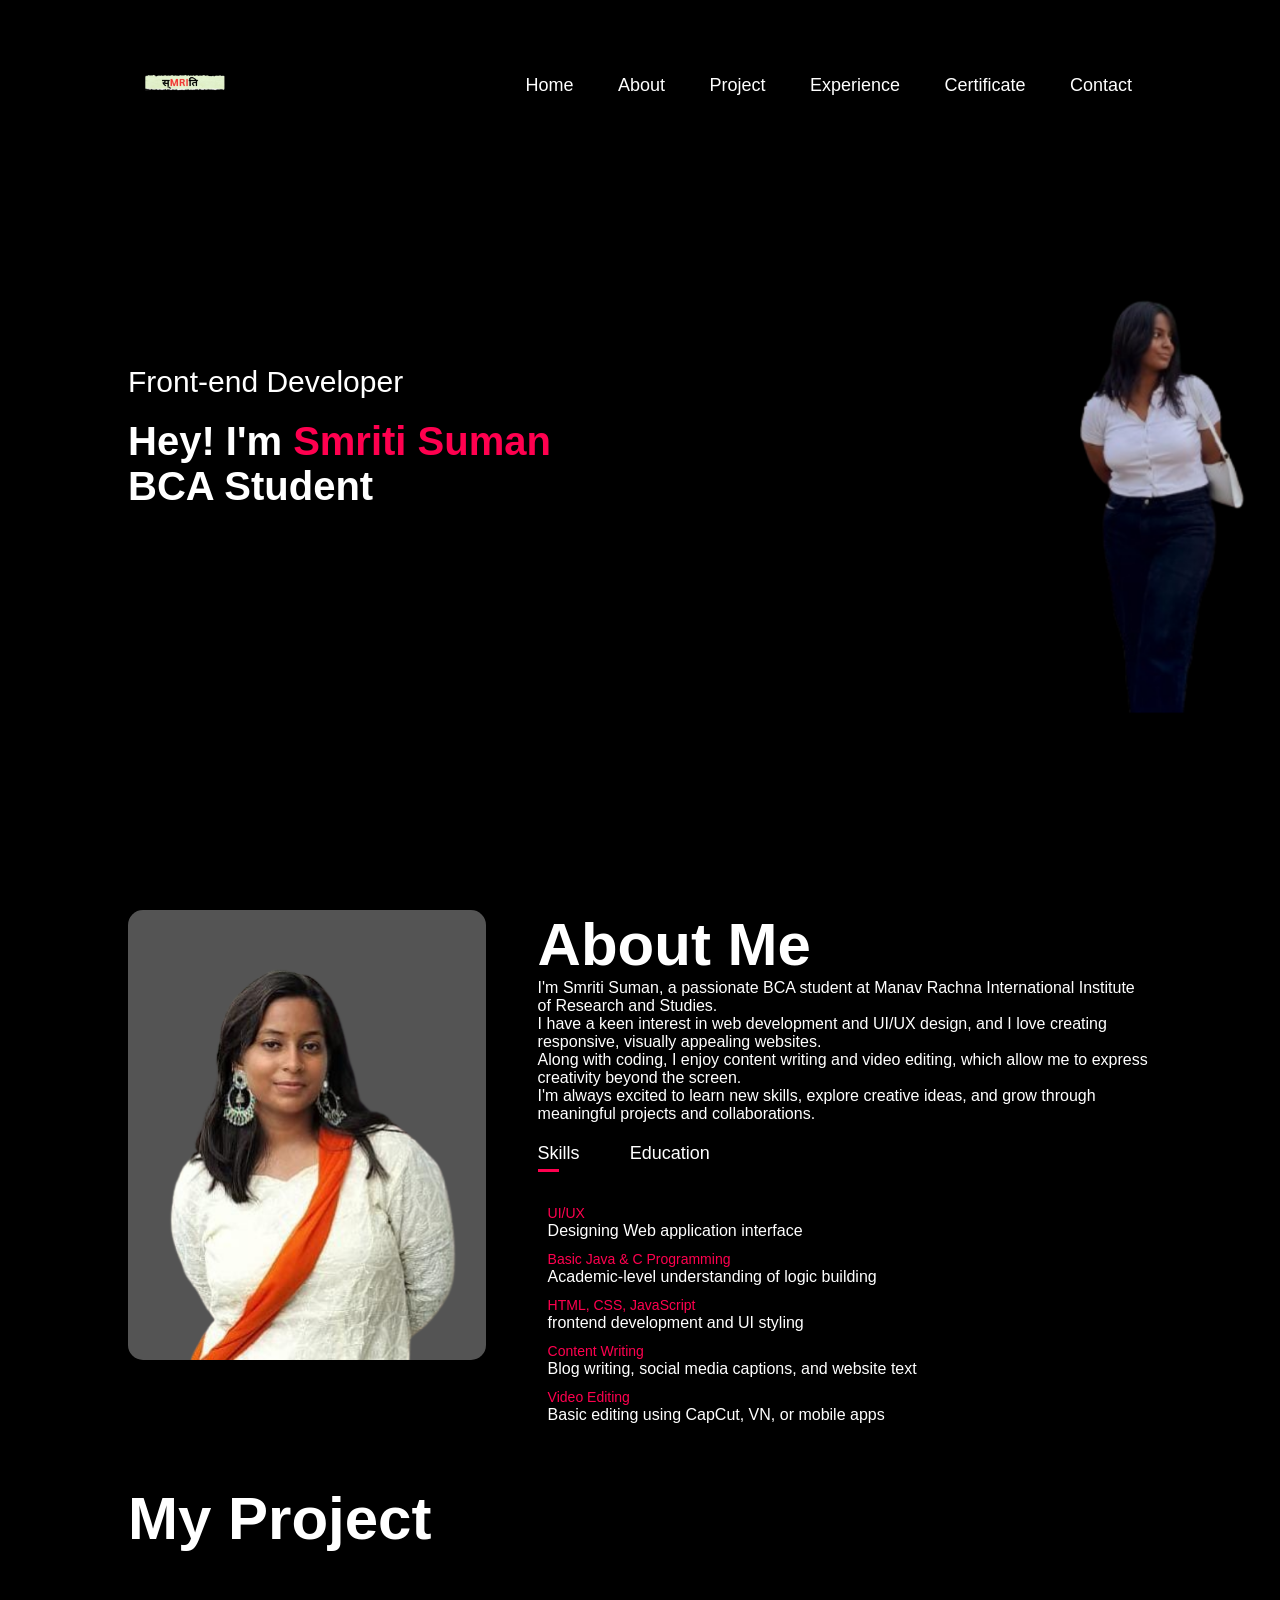
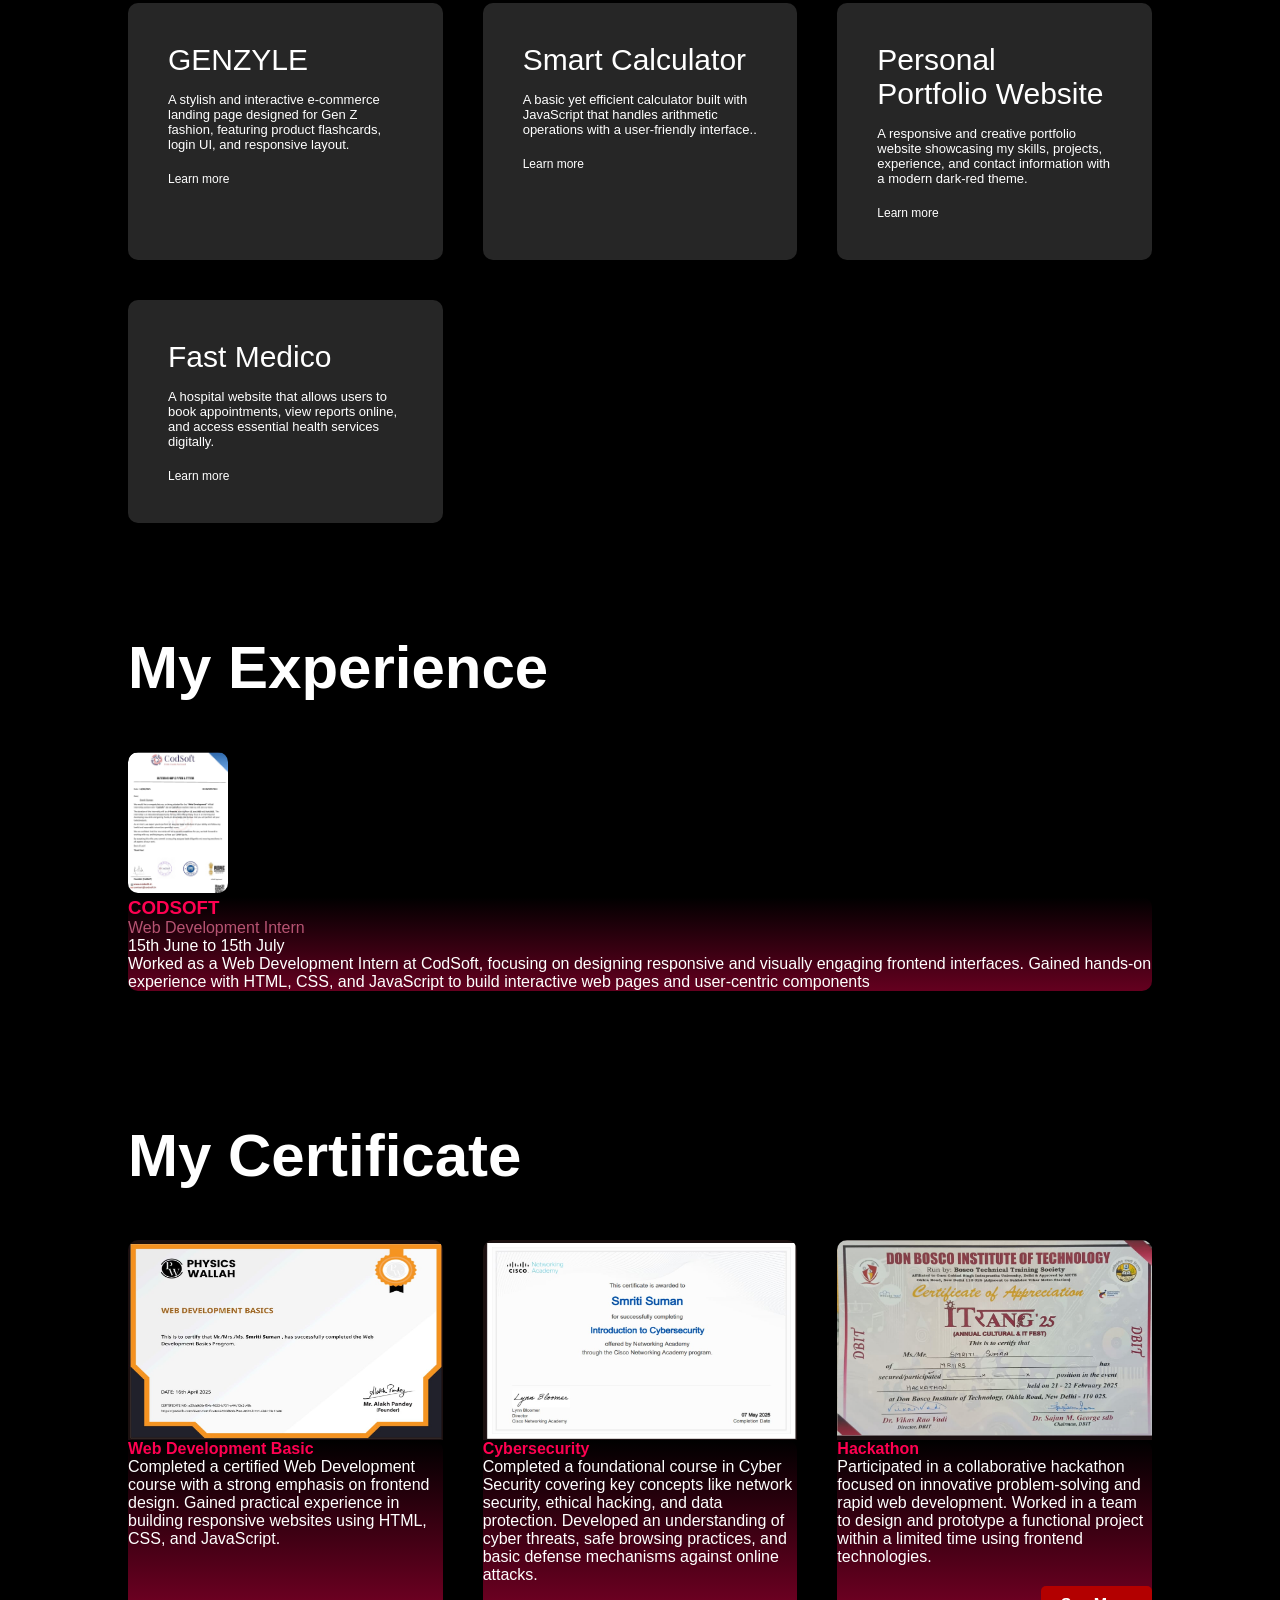
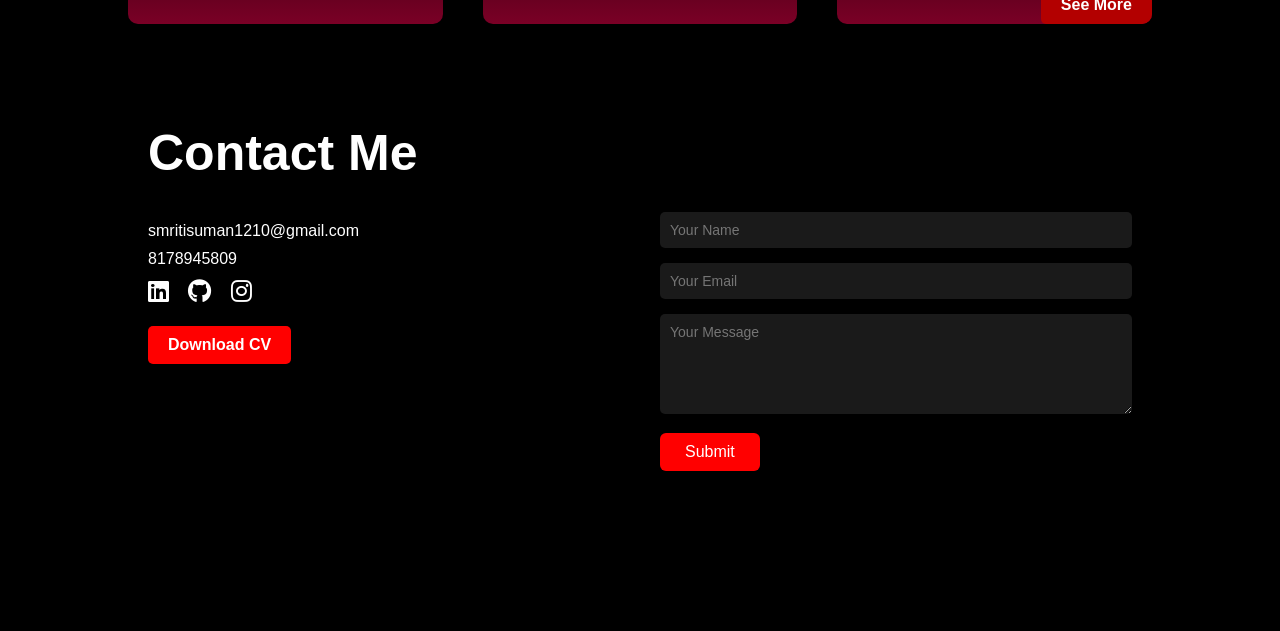
<file: smriti_portfolio/index.html>
<!DOCTYPE html>
<html lang="en">
<head>
  <meta charset="UTF-8">
  <meta name="viewport" content="width=device-width, initial-scale=1">
  <title>Smriti |Portfolio</title>
  <link rel="stylesheet" href="content/ps.css">
  <link rel="stylesheet"
  href="https://cdnjs.cloudflare.com/ajax/libs/font-awesome/6.5.0/css/all.min.css"/>

</head>
<body>
  <div id = "header">
    <div class = "container">
      <nav > <img src="content/image/namelogo.png" class ="logo">
        <ul>
          <li><a href="#header"> Home</a></li>
          <li><a href="#about"> About</a></li>
          <li><a href="#project"> Project</a></li>
           <li><a href="#experience"> Experience</a></li>
           <li><a href="#Certificate"> Certificate</a></li>
            <li><a href="#contact">Contact</a></li>
        </ul>
      </nav>
      <div class="header-text">
        <p>Front-end Developer</p>
        <h1>Hey! I'm <span>Smriti Suman</span><br>BCA Student</h1>
      </div>
    </div>
  </div>
  <!-- -----about----- -->
  
  <div id = "about">
    <div class = "container">
      <div class="row">
        <div class="about-col-1">
          <img src ="content/image/About.png">
        </div>
        <div class ="about-col-2">
          <h1 class = "sub-title">About Me</h1>
          <p>I'm Smriti Suman, a passionate BCA student at Manav Rachna International Institute of Research and Studies.<br>
             I have a keen interest in web development and UI/UX design, and I love creating responsive, visually appealing websites. <br>
             Along with coding, I enjoy content writing and video editing, which allow me to express creativity beyond the screen. <br>
             I'm always excited to learn new skills, explore creative ideas, and grow through meaningful projects and collaborations.</p>
             <div class ="tab-title">
              <p class ="tab-links active-link"onclick="opentab('Skills')">Skills</p>
               <p class ="tab-links "onclick="opentab('Education')">Education</p>
             </div>
             <div class ="tab-contents active-tab" id = "Skills">
              <ul><li><span>UI/UX</span><br>Designing Web application interface</li>
              <li><span>Basic Java & C Programming</span><br> Academic-level understanding of logic building</li>
              <li><span>HTML, CSS, JavaScript</span><br>frontend development and UI styling</li>
              <li><span>Content Writing</span><br>Blog writing, social media captions, and website text</li>
              <li><span>Video Editing</span><br>Basic editing using CapCut, VN, or mobile apps</li>
             </ul>
             </div>
             <div class ="tab-contents" id = "Education">
              <ul><li><span>Bachelor's in computer application</span><br>3rd  Semester<br>Manav Rachna International Institute Of Reseach And Studies</li>
              <li><span>Grade 12</span><br>75%<br> Academic-level understanding of logic building</li>
             </ul>
             </div>
        </div>
      </div>
    </div>
  </div>
  <!-----PROJECT------>
  <div id ="project">
    <div class = "container">
      <h1 class = "sub-title">My Project</h1>
      <div class ="project-list">
<div>
  <h2>GENZYLE</h2>
  <p>A stylish and interactive e-commerce landing page designed for Gen Z fashion,
     featuring product flashcards, login UI, and responsive layout.</p>
     <a href ="https://github.com/Smriti1210s"> Learn more</a>
</div>
<div>
  <h2>Smart Calculator</h2>
  <p>A basic yet efficient calculator built with JavaScript that handles arithmetic operations with a user-friendly interface..</p>
     <a href ="https://github.com/Smriti1210s"> Learn more</a>
</div>
<div>
  <h2>Personal Portfolio Website</h2>
  <p>A responsive and creative portfolio website showcasing
     my skills, projects, experience, and contact information with a modern dark-red theme.
</p>
     <a href ="https://github.com/Smriti1210s"> Learn more</a>
</div>
<div>
  <h2>Fast Medico</h2>
  <p>A hospital website that allows users to book appointments, view reports online, and access essential health services digitally.</p>
     <a href ="https://github.com/Smriti1210s"> Learn more</a>
</div>
      </div>
    </div>
  </div>
  <!-----EXPERIENCE------->
  <div id = "experience">
    <div class = "container">
      <h1 class ="sub-title">My Experience</h1>
      <div class = "work-list">
        <div class="work">
          <img src="content/image/experience.jpg" alt="Experience" onclick="openPopup(this)">
          <div class="layer">
            <h3>CODSOFT</h3>
            <P><span>Web Development Intern</span> <br>15th June to 15th July<br>Worked as a Web Development Intern at CodSoft, focusing on designing responsive and visually engaging frontend interfaces.
Gained hands-on experience with HTML, CSS, and JavaScript to build interactive web pages and user-centric components</P>
          </div>
        </div>
      </div>
    </div>
  </div>
<!-- Popup Overlay -->
<div id="imagePopup" class="popup">
  <span class="close" onclick="closePopup()">&times;</span>
  <img class="popup-content" id="popupImg">
</div>
  <!----Certificate------->
  <div id = "Certificate">
    <div class = "container">
      <h1 class ="sub-title">My Certificate</h1>
      <div class = "certificate-list">
        <div class="certificate">
          <img src="content/image/web development basic.jpg">
          <div class="certify">
            <h4>Web Development Basic</h4>
            <P>Completed a certified Web Development course with a strong emphasis on frontend design.
Gained practical experience in building responsive websites using HTML, CSS, and JavaScript.</P>
<a href = "#"></a>
          </div>
        </div>
         <div class="certificate">
          <img src="content/image/cybersecurity.jpg">
          <div class="certify">
            <h4>Cybersecurity</h4>
            <P>Completed a foundational course in Cyber Security covering key concepts like network security, ethical hacking, and data protection.
Developed an understanding of cyber threats, safe browsing practices, and basic defense mechanisms against online attacks.</P>
<a href = "#"></a>
      </div>
    </div>
    <div class="certificate">
          <img src="content/image/hackathon.jpg">
          <div class="certify">
            <h4>Hackathon</h4>
            <P>Participated in a collaborative hackathon focused on innovative problem-solving and rapid web development.
Worked in a team to design and prototype a functional project within a limited time using frontend technologies.</P>
<div class="see-more-container">
      <a href="https://drive.google.com/drive/folders/1Fv4L7DxTndfySBCEQ09cpDkb5HBezmjE" target="_blank" class="see-more-btn">See More</a>
      </div>
    </div>
  </div>
  </div>
  <!-- Contact Section -->
<div id="contact">
  <div class="container">
   <h1 class ="sub-title">Contact Me</h1>
    <div class="contact-box">
      <div class="contact-left">
        <p><a href="mailto:smritisuman1210@gmail.com">smritisuman1210@gmail.com</a></p>
        <p><a href="tel:8178945809">8178945809</a></p>

        <div class="social-icons">
          <a href="https://www.linkedin.com/in/smriti-suman-1058302a3"><i class="fab fa-linkedin"></i></a>
          <a href="https://github.com/Smriti1210s"><i class="fab fa-github"></i></a>
          <a href="https://www.instagram.com/tranquil.who"><i class="fab fa-instagram"></i></a>
        </div>
        <a href="content/resume.pdf" target="_blank" class="btn btn2">Download CV</a>
      </div>

      <div class="contact-right">
        <form>
          <input type="text" name="Name" placeholder="Your Name" required>
          <input type="email" name="Email" placeholder="Your Email" required>
          <textarea name="Message" rows="5" placeholder="Your Message"></textarea>
          <button type="submit" class="btn">Submit</button>
        </form>
      </div>
    </div>
  </div>
</div>
  </div>
</div>

  <script src="content/ps.js"></script>
  </body>
</html>
</file>
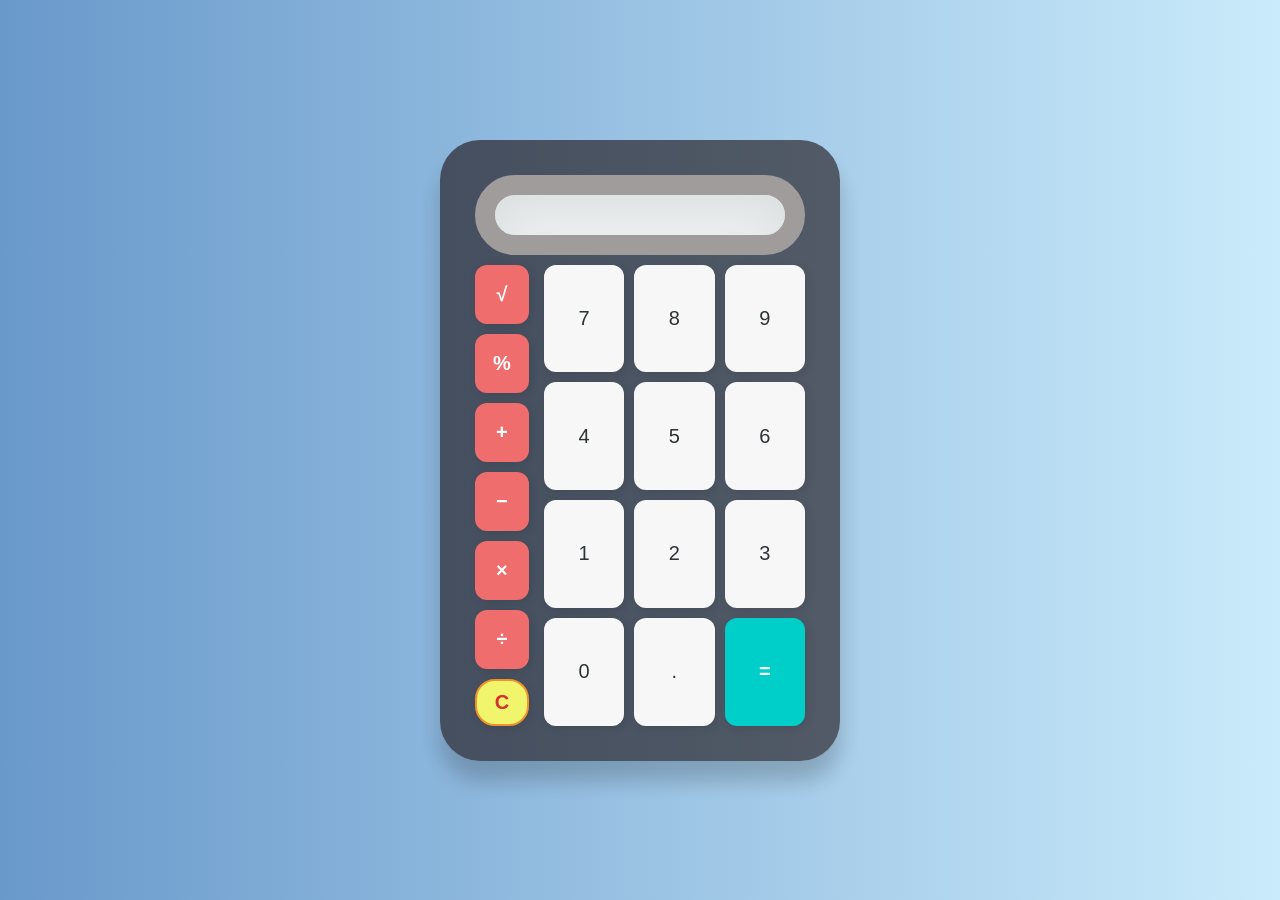
<file: codsoft_cal/cal.html>
<!DOCTYPE html>
<html lang="en">
<head>
  <meta charset="UTF-8" />
  <meta name="viewport" content="width=device-width, initial-scale=1.0"/>
  <title>Codsoft Calculator</title>
  <link rel="stylesheet" href="cal.css" />
</head>
<body>
  <div class="calculator">
    <input type="text" id="display" readonly />
    <div class="row">
      <div class="left-operators">
        <button class="operator" onclick="Value('√')">√</button>
        <button class="operator" onclick="Value('%')">%</button>
        <button class="operator" onclick="Value('+')">+</button>
        <button class="operator" onclick="Value('-')">−</button>
        <button class="operator" onclick="Value('*')">×</button>
        <button class="operator" onclick="Value('/')">÷</button>
        <button class="clear" onclick="clearDisplay()">C</button>
        
      </div>
      <div class="main-grid">
        <button onclick="Value('7')">7</button>
        <button onclick="Value('8')">8</button>
        <button onclick="Value('9')">9</button>
        
        <button onclick="Value('4')">4</button>
        <button onclick="Value('5')">5</button>
        <button onclick="Value('6')">6</button>

        <button onclick="Value('1')">1</button>
        <button onclick="Value('2')">2</button>
        <button onclick="Value('3')">3</button>

        <button onclick="Value('0')" class="zero">0</button>
        <button onclick="Value('.')">.</button>
        <button class="equal" onclick="calculate()">=</button>
      </div>
    </div>
  </div>
  <script src="cal.js"></script>
</body>
</html>
</file>
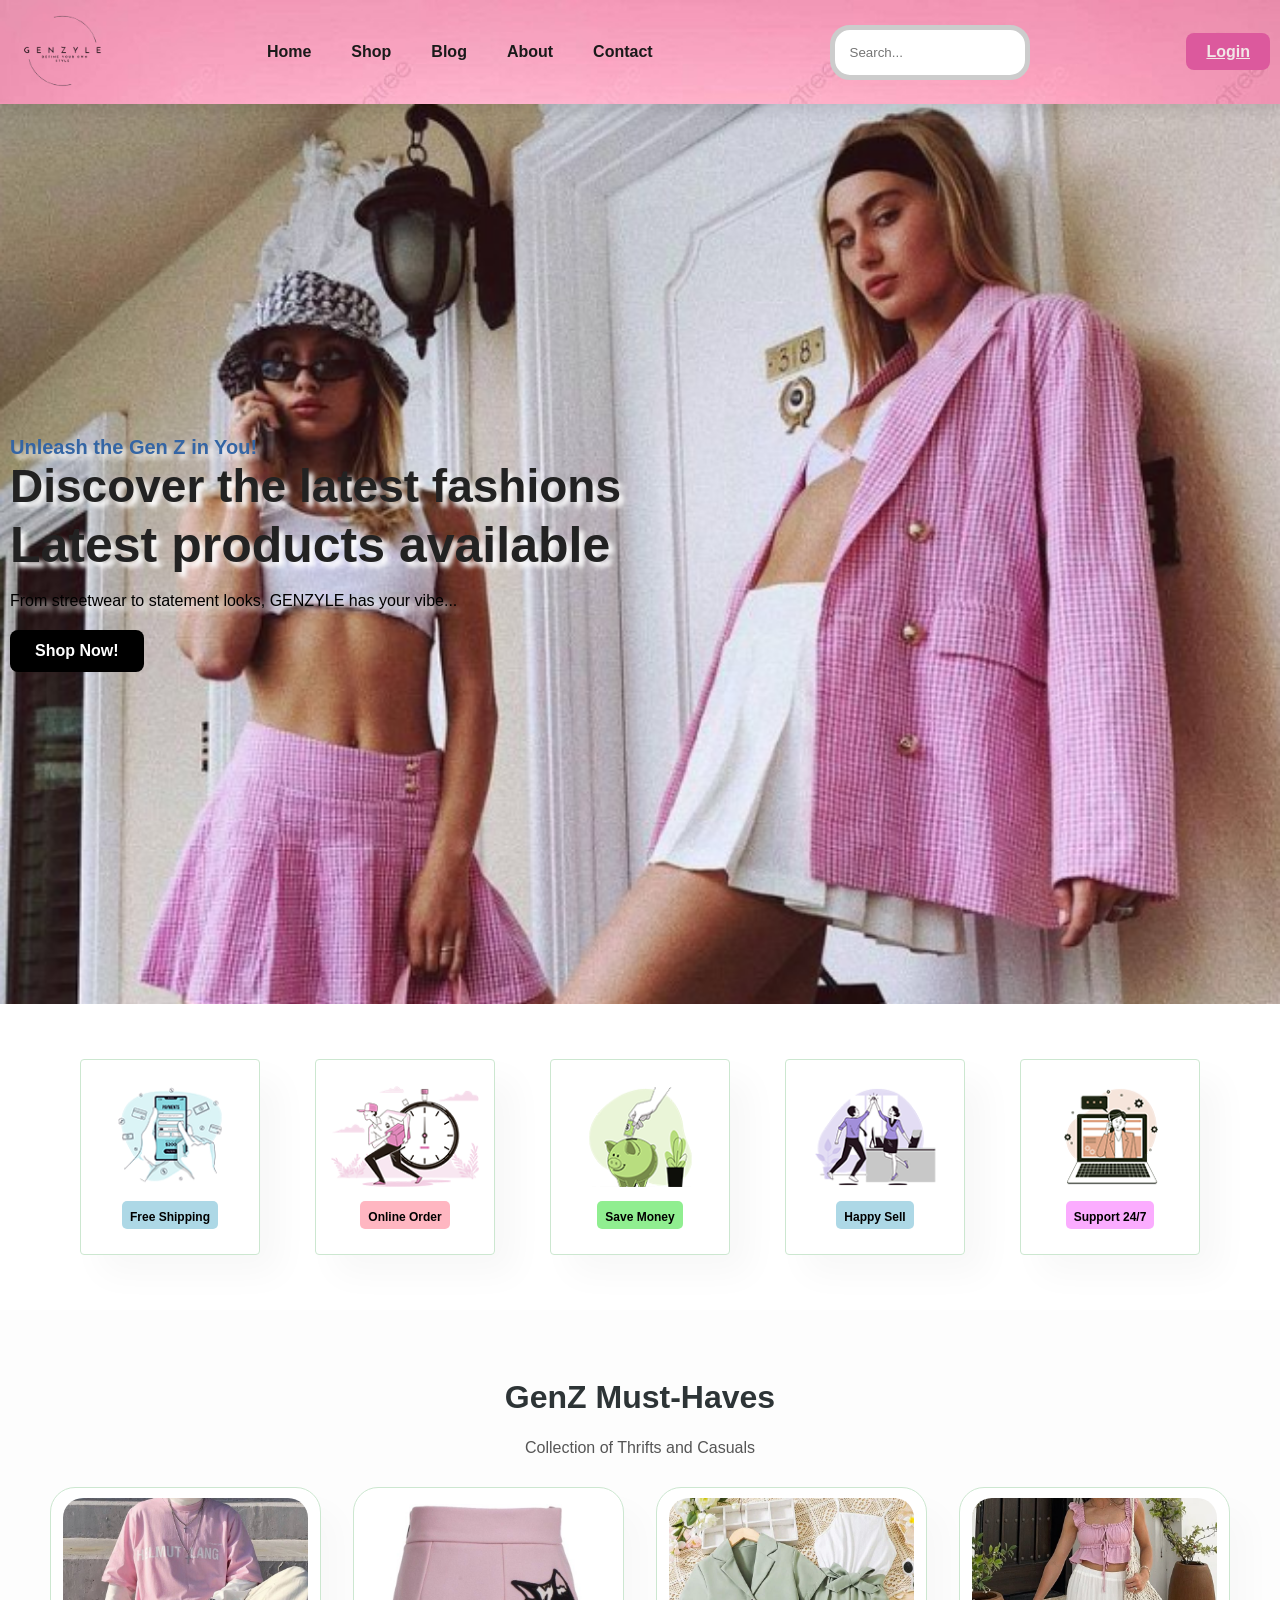
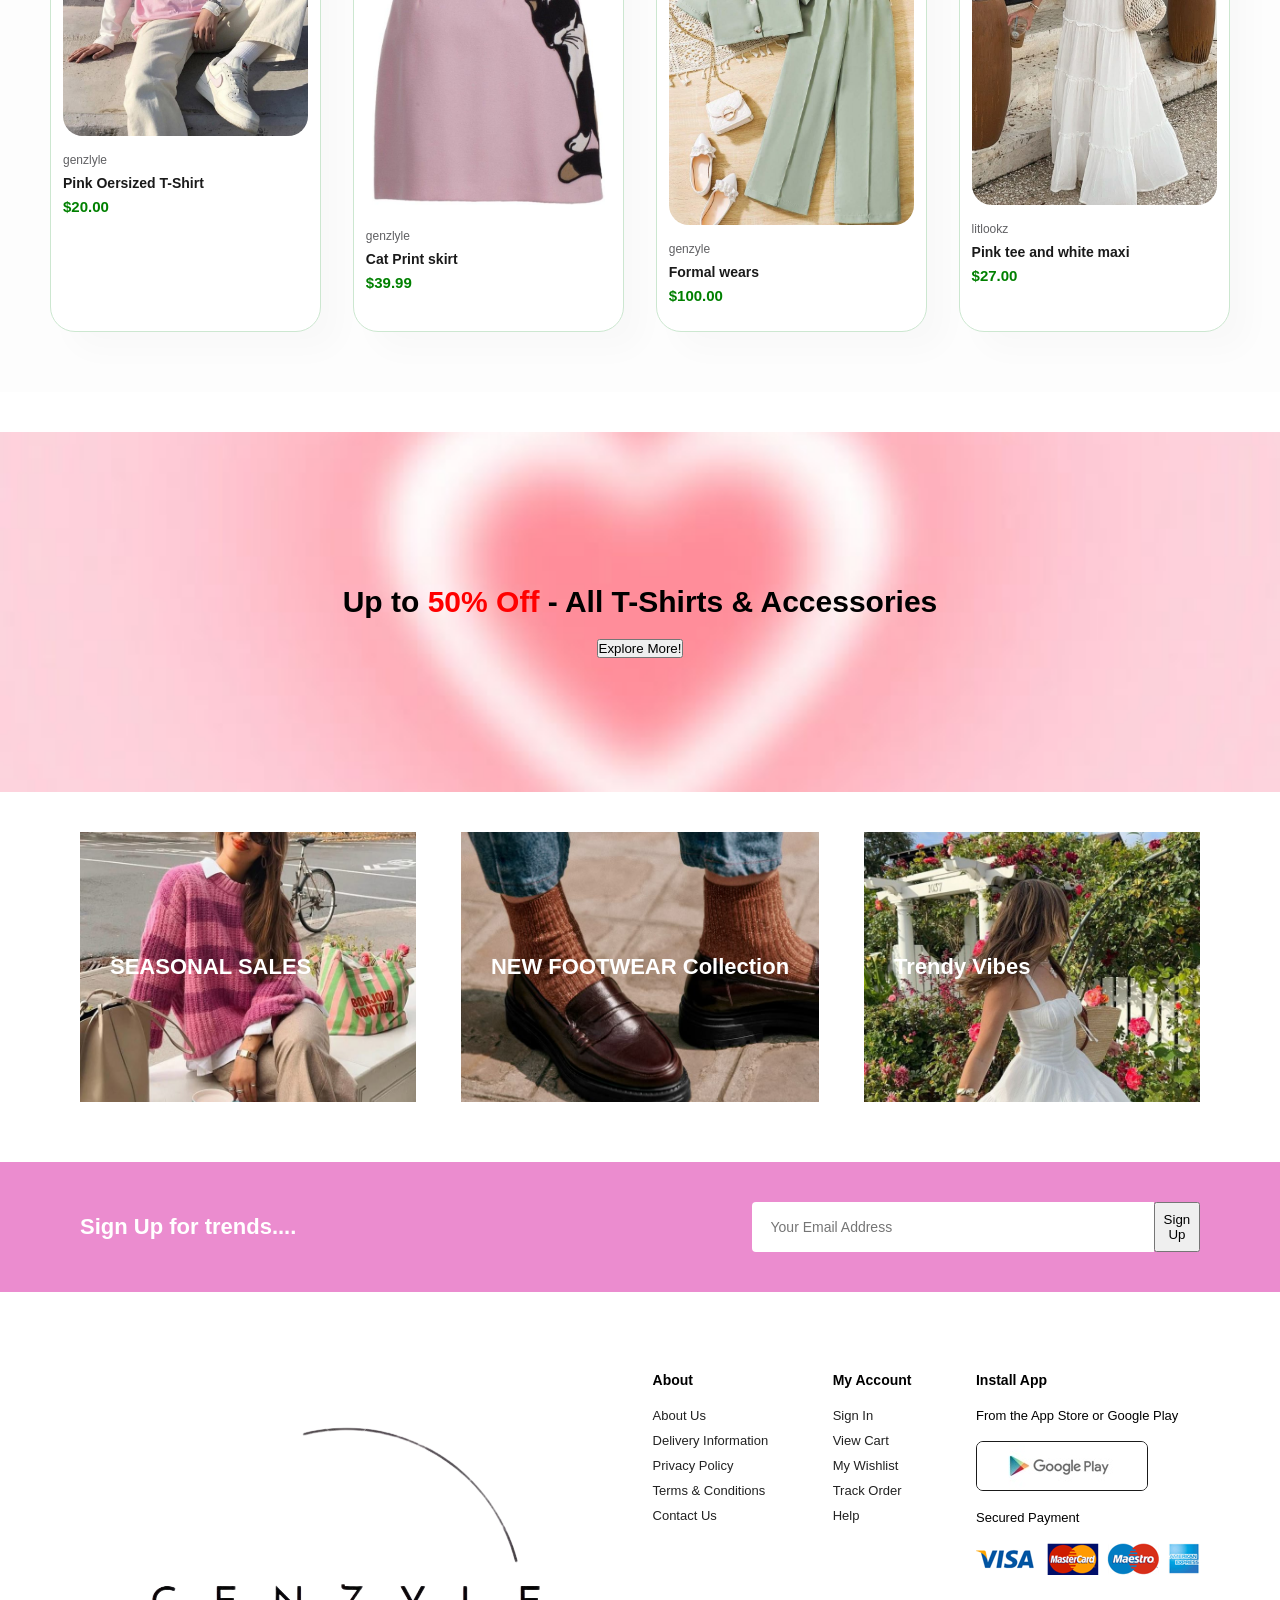
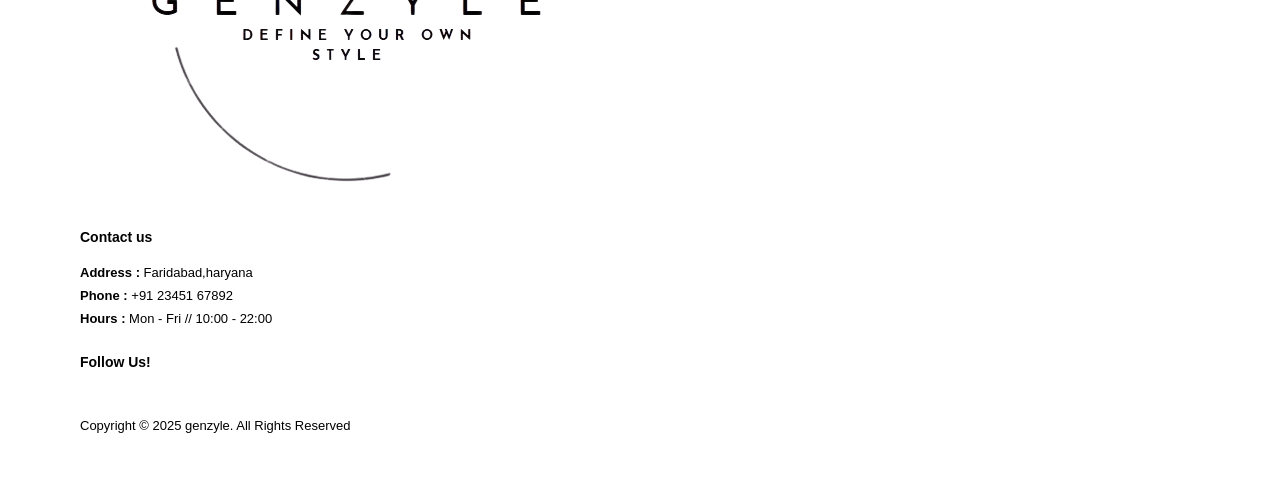
<file: codsoft_landingpage/landingpage.html>
<!DOCTYPE html>
<html lang="en">
<head>
    <meta charset="UTF-8">
    <meta http-equiv="X-UA-Compatible" content="IE=edge">
    <meta name="viewport" content="width=device-width, initial-scale=1.0">
    <title>genZyle</title>
    <link rel="stylesheet" href="landingpage.css">
    </head>

    <body>
        <section id ="header">
            <div class="logo">
    <img src="images/genzyle-logo.png.png" alt="GENZYLE Logo" id="mainLogo" onclick="zoomLogo()">
  </div>
  <!-- Fullscreen Logo Popup -->
<div class="logo-popup" id="logoPopup" onclick="hideLogoPopup()">
  <img src="images/genzyle-logo.png.png" alt="GENZYLE Full Logo"id="mainLogo" onclick="zoomLogo()">>
</div>
 
    <ul id="navbar">
        <ul id="navbar">
  <li><a href="#hero">Home</a></li>
  <li><a href="#product1">Shop</a></li>
  <li><a href="#banner1">Blog</a></li>
  <li><a href="#newsletter">About</a></li>
  <li><a href="#footer">Contact</a></li>
</ul>

    </ul>
    </div>
  <div class="search-bar">
      <input type="text" placeholder="Search...">
    </div>
   <div>
    <div>
  <a href="login.html" class="login-btn">Login</a>
</div>

</section>

<section id="hero">
    <h1 class="shadow">Unleash the Gen Z in You!</h1>
    <h2 class="shadow">Discover the latest fashions</h2>
    <h3 class="shadow">Latest products available</h3>
    <p class="shadow">From streetwear to statement looks, GENZYLE has your vibe...</p>
        <button onclick="scrollToProducts()">Shop Now!</button>
     </section> 

<section id="feature" class="section-p1">
<div class="features-box">
<img src="images/features1.png" alt="">
<h6>Free Shipping</h6>
</div>
<div class="features-box">
    <img src="images/features2.png" alt="">
    <h6>Online Order</h6>
    </div>
    <div class="features-box">
        <img src="images/features3.png" alt="">
        <h6>Save Money</h6>
        </div>
            <div class="features-box">
                <img src="images/features5.png" alt="">
                <h6>Happy Sell</h6>
                </div>
                <div class="features-box">
                    <img src="images/features6.png" alt="">
                    <h6>Support 24/7</h6>
                    </div>
</section>

<section id="product1" class="section-p1">
    <h2>GenZ Must-Haves</h2>
    <p>Collection of Thrifts and Casuals</p>
    <div class="pro-container">
        <div class="pro"> 
            <img src="images/pinktee.jpg">
            <div class="description">
                <span>genzlyle</span>
                <h4>Pink Oersized T-Shirt</h4>
                <h5>$20.00</h5>
            </div>
                
        </div>
        <div class="pro"> 
            <img src="images/catprintsk.jpg" alt="">
            <div class="description">
                <span>genzlyle</span>
                <h4> Cat Print skirt</h4>
                <h5>$39.99</h5>
            </div>
               
        </div>
        <div class="pro"> 
            <img src="images/wformal.jpg" alt="">
            <div class="description">
                <span>genzyle</span>
                <h4>Formal wears</h4>
                <h5>$100.00</h5>
            </div>
               
        </div>
        <div class="pro"> 
            <img src="images/pink and white combo.jpg" alt="">
            <div class="description">
                <span>litlookz</span>
                <h4>Pink tee and white maxi</h4>
                <h5>$27.00</h5>
            </div>
        </div>
</section>

<section id="banner" class="section-m1">
    <h2>Up to <span>50% Off</span> - All T-Shirts & Accessories </h2>
    <button>Explore More!</button>
</section>

<section id="banner1">
    <div class="banner-box">
        <h2> SEASONAL SALES </h2>
    </div>
    <div class="banner-box banner-box2">
        <h2> NEW FOOTWEAR Collection </h2>
    </div>
    <div class="banner-box banner-box3">
        <h2> Trendy Vibes </h2>
    </div>
</section>

<section id="newsletter" class="section-p1 section-m1">
 <div class="newstext">
    <h4>Sign Up for trends....</h4>
  
 </div>
 <div class="form">
    <input type="text" placeholder="Your Email Address">
    <button class="normal"> Sign Up </button>
 </div>
</section>

<footer class="section-p1">
    <div class="col">
        <img src="images/genzyle-logo.png.png" alt="">
        <h4>Contact us</h4>
        <p> <strong>Address :</strong> Faridabad,haryana</p>
        <p> <strong>Phone :</strong> +91 23451 67892</p>
        <p> <strong>Hours :</strong> Mon - Fri // 10:00 - 22:00</p>
    <div class="follow">
        <h4>Follow Us!</h4>
        <div class="icons">
            <i class="fab fa-instagram"></i>
            <i class="fab fa-youtube"></i>
            <i class="fab fa-pinterest-p"></i>
            </div>
            </div>
        </div>
       
    <div class="col">
        <h4>About</h4>
        <a href="#"> About Us</a>
    <a href="#"> Delivery Information</a>  
    <a href="#"> Privacy Policy</a>  
    <a href="#"> Terms & Conditions</a>  
    <a href="#"> Contact Us</a>  
    </div>

    <div class="col">
        <h4>My Account</h4>
        <a href="#">Sign In</a>
    <a href="#">View Cart</a>  
    <a href="#"> My Wishlist</a>  
    <a href="#"> Track Order</a>
    <a href="#"> Help</a>
    </div>

    <div class="col install"> 
        <h4>Install App</h4>
        <p>From the App Store or Google Play</p>
        <div class="row">
            <img src="images/gp.jpg" alt="">
        </div>
        <p>Secured Payment</p>
        <img src="images/pay.png" alt="">
    </div>


    <div class="copyright">
        <p>Copyright © 2025 genzyle. All Rights Reserved</p>
    </div>
</footer>


        <script src="landingpage.js"></script>
    </body>
</html>
</file>
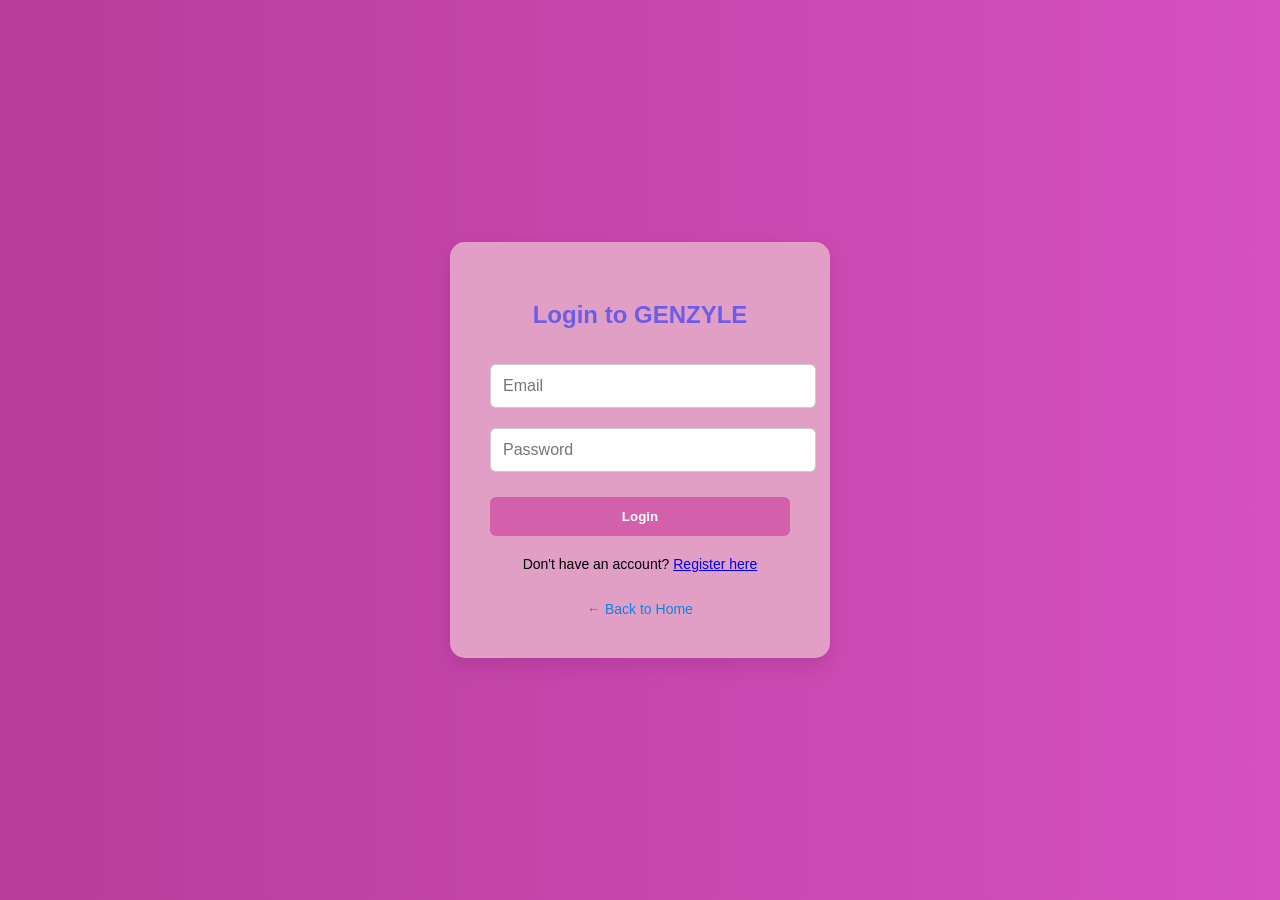
<file: codsoft_landingpage/login.html>
<!DOCTYPE html>
<html lang="en">
<head>
  <meta charset="UTF-8">
  <meta name="viewport" content="width=device-width, initial-scale=1">
  <title>GENZYLE - Login</title>
  <link rel="stylesheet" href="login.css">
</head>
<body>

  <div class="login-container">
    <div class="login-box">
      <h2>Login to GENZYLE</h2>
      <form>
        <input type="email" placeholder="Email" required>
        <input type="password" placeholder="Password" required>
        <button type="submit">Login</button>
      </form>
      <p>Don't have an account? <a href="#">Register here</a></p>
      <a href="#" class="back-home" onclick="goHome()">← Back to Home</a>
    </div>
  </div>

  <script>
    function goHome() {
      window.location.href = "landingpage.html";
    }
  </script>

</body>
</html>
</file>
<file: smriti_portfolio/content/ps.css>
* {
  margin: 0;
  padding: 0;
  box-sizing: border-box;
  font-family: "Segoe UI", sans-serif;
}
html{
  scroll-behavior: smooth;
}
body {
  background: #000000;
  color: #fff;
  
}

#header {
  width: 100%;
  height: 100vh;
  background-image:url("image/homepage.png");
  background-size: cover;
  background-position: center;
  background-repeat: no-repeat;
}
.container{
  padding: 10px 10%;
}
nav{
  display: flex;
  align-items: center;
  justify-content: space-between;
  flex-wrap: wrap;
}
.logo{
  width: 150px;

}
nav ul li{
  display: inline-block;
  list-style: none;
  margin: 10px 20px;
}
nav ul li a{
  color: #fff;
  text-decoration: none;
  font-size: 18px;
  position: relative;
}
nav ul li a::after{
  content: '';
  width: 0px;
  height: 3px;
  background: #ff004f;
  position: absolute;
  left: 0%;
  bottom: -6px;
  transition: 0.5s;
}
nav ul li a:hover::after{
  width: 100%;
}
.header-text{
  margin-top: 20%;
  font-size: 30px;
}
.header-text h1{
  font-size: 40px;
  margin-top: 20px;
}
.header-text h1 span{
  color: #ff004f;
}
<!-----about---->
#about{
  padding: 80px 0;
  color: #ababab;
}
.row{
  display: flex;
  justify-content:space-between;
  flex-wrap: wrap;
}
.about-col-1{
  flex-basis: 35%;
}
.about-col-1 img{
  width: 100%;
  border-radius: 15px;
}
.about-col-2{
  flex-basis: 60%;
}
.sub-title{
  font-size: 60px;
  font-weight: 600;
  color: #fff;
}
.tab-title{
  display: flex;
  margin: 20px  0  40px;
}
.tab-links{
  margin-right: 50px;
  font-size: 18px;
  font-weight: 500;
  cursor: pointer;
  position: relative;
}
.tab-links::after{
  content: '';
  width: 0;
  height: 3px;
  background: #ff004f;
  position: absolute;
  left: 0;
  bottom: -8px;
  transition: 0.5s;
}
.tab-links.active-link::after {
  width:50%;
}
.tab-contents ul li{
  list-style: none;
  margin: 10px;
}
.tab-contents ul li span{
  color: #ff004f;
  font-size: 14px;
}
.tab-contents{
  display: none;
}
.tab-contents.active-tab{
  display: block;
}
/*-----project------*/
#project{
  padding: 30px 0;
}
.project-list{
  display: grid;
  grid-template-columns: repeat(auto-fit,minmax(250px, 1fr));
  grid-gap:40px;
  margin-top: 50px;
}
.project-list div{
  background: #262626;
  padding: 40px;
  font-size: 13px;
  font-weight: 300;
  border-radius: 10px;
  transition: background 0.5s, transform 0.5s;
}
.project-list div h2{
  font-size: 30px;
  font-weight: 500;
  margin-bottom: 15px;
}
.project-list div a{
text-decoration: none;
color: #fff;
font-size: 12px;
margin-top: 20px;
display: inline-block;
}
.project-list div:hover{
  background: #ff0040;
  transform: translateY(-10px);
}
#experience{
  padding: 60px 0;
}
.work-list{
  display: grid;
  grid-template-columns: repeat(auto-fit,minmax(250px, 1fr));
  grid-gap:40px;
  margin-top: 50px;
}
.work{
  border-radius: 10px;
  position: relative;
  overflow:hidden;
}
.work img {
  width: 100%;
  max-width: 100px;
  border-radius: 10px;
  transition: transform 0.3s ease;
  cursor: pointer;
}

.popup {
  display: none;
  position: fixed;
  z-index: 999;
  padding-top: 60px;
  left: 0;
  top: 0;
  width: 100%;
  height: 100%;
  background-color: rgba(0, 0, 0, 0.9);
}

/* Image inside the popup */
.popup-content {
  margin: auto;
  display: block;
  max-width: 80%;
  max-height: 80%;
  animation: zoomOut 0.3s ease;
}

/* Close button */
.close {
  position: absolute;
  top: 30px;
  right: 50px;
  color: white;
  font-size: 40px;
  font-weight: bold;
  cursor: pointer;
}

/* Zoom-out animation */
@keyframes zoomOut {
  from {
    transform: scale(1.2);
    opacity: 0;
  }
  to {
    transform: scale(1);
    opacity: 1;
  }
}
.layer{
  width: 100%;
  height: 100%;
  background: linear-gradient(rgba(0,0,0,0.6),#ff004f);
  border-radius: 10px;
}
.layer h3 {
  color: #ff0051;
}

.layer p span{
  color: #b65372;
}

#Certificate{
  padding: 50px 0;
}
.certificate-list{
display: grid;
  grid-template-columns: repeat(auto-fit,minmax(250px, 1fr));
  grid-gap:40px;
  margin-top: 50px;
}
.certificate{
  border-radius: 10px;
  position: relative;
  overflow: hidden;
}
.certificate img{
  width: 100%;
  height: 200px;
  display: block;
}
.certify{
  width: 100%;
  height: 100%;
  background: linear-gradient(rgba(0,0,0,0.6),#ff004f);
  border-radius: 10px;
}
.certify h4{
  color: #ff0051;
}
.see-more-container {
  margin-top: 20px;
  text-align: right; /* or center/right based on your design */
}

.see-more-btn {
  display: inline-block;
  padding: 10px 20px;
  background-color: #b30000;
  color: #fff;
  text-decoration: none;
  font-weight: bold;
  border-radius: 5px;
  transition: background-color 0.3s ease;
}

.see-more-btn:hover {
  background-color: #000000;
}

/*contact*/
/* Container layout */
#contact {
  padding: 80px 0;
  background: #000;
  color: #fff;
}

#contact .container {
  max-width: 1100px;
  margin: auto;
  padding: 20px;
}

/* Heading */
#contact .sub-title {
  font-size: 50px;
  font-weight: bold;
  margin-bottom: 30px;
}

/* Box layout */
.contact-box {
  display: flex;
  flex-wrap: wrap;
  gap: 40px;
}

/* Left side: contact info */
.contact-left {
  flex: 1;
  min-width: 280px;
}

.contact-left p {
  margin: 10px 0;
  font-size: 16px;
}

/* Social icons */
.social-icons a {
  margin-right: 15px;
  color: #fff;
  font-size: 24px;
  transition: color 0.3s ease;
}

.social-icons a:hover {
  color: red;
}

/* Download CV button */
.btn.btn2 {
  display: inline-block;
  background: red;
  color: #fff;
  padding: 10px 20px;
  margin-top: 20px;
  text-decoration: none;
  border-radius: 5px;
  font-weight: bold;
  transition: background 0.3s ease;
}

.btn.btn2:hover {
  background: darkred;
}

/* Right side: form */
.contact-right {
  flex: 1;
  min-width: 280px;
}

.contact-right form input,
.contact-right form textarea {
  width: 100%;
  padding: 10px;
  margin-bottom: 15px;
  font-size: 14px;
  border: none;
  border-radius: 5px;
  background-color: #1a1a1a;
  color: #fff;
}

.contact-right form textarea {
  resize: vertical;
}

/* Submit button */
.contact-right form .btn {
  background: red;
  color: #fff;
  padding: 10px 25px;
  font-size: 16px;
  border: none;
  border-radius: 6px;
  cursor: pointer;
  transition: background 0.3s ease;
}

.contact-right form .btn:hover {
  background: darkred;
}

/* Responsive layout */
@media (max-width: 768px) {
  .contact-box {
    flex-direction: column;
  }
}
/* ==========================
   FULL MOBILE RESPONSIVE CSS
   ========================== */
@media (max-width: 768px) {
  /* General spacing and text scaling */
  .container {
    padding: 10px 5%;
  }

  /* Header Text */
  .header-text {
    margin-top: 60%;
    font-size: 24px;
  }

  .header-text h1 {
    font-size: 28px;
  }

  /* Navbar menu layout */
  nav {
    flex-direction: column;
    align-items: flex-start;
  }

  nav ul {
    margin-top: 10px;
    padding-left: 0;
  }

  nav ul li {
    display: block;
    margin: 10px 0;
  }

  nav ul li a {
    font-size: 16px;
  }

  /* About section layout */
  .row {
    flex-direction: column;
    align-items: center;
    text-align: center;
  }

  .about-col-1,
  .about-col-2 {
    flex-basis: 100%;
    margin-top: 20px;
  }

  .about-col-1 img {
    width: 80%;
    margin: auto;
  }

  .sub-title {
    font-size: 36px;
  }

  .tab-title {
    justify-content: center;
    flex-wrap: wrap;
  }

  .tab-links {
    margin: 10px;
  }

  /* Projects & Experience */
  .project-list,
  .work-list,
  .certificate-list {
    grid-template-columns: 1fr;
    grid-gap: 20px;
  }

  /* Certificate Image */
  .certificate img {
    height: auto;
  }

  /* Contact Section */
  .contact-box {
    flex-direction: column;
    align-items: center;
    text-align: center;
  }

  .contact-left,
  .contact-right {
    width: 100%;
  }

  .contact-left p {
    font-size: 15px;
  }

  .social-icons {
    justify-content: center;
    margin-top: 10px;
  }

  .social-icons a {
    font-size: 22px;
  }

  .btn.btn2,
  .contact-right form .btn {
    width: 100%;
    text-align: center;
  }

  .contact-right form input,
  .contact-right form textarea {
    font-size: 15px;
  }

  /* Popup image fullscreen adjust */
  .popup-content {
    max-width: 90%;
    max-height: 80%;
  }

  .close {
    top: 20px;
    right: 20px;
    font-size: 30px;
  }
}
a {
  color: #fff;
  text-decoration: none;
}

a:hover {
  color: #ff004f;
  text-decoration: underline;
}
</file>
<file: codsoft_cal/cal.css>
* {
  margin: 0;
  padding: 0;
  box-sizing: border-box;
}

body {
  background: linear-gradient(to right, #6999cb, #caebfb);
  font-family: 'Segoe UI', sans-serif;
  height: 100vh;
  display: flex;
  justify-content: center;
  align-items: center;
}

.calculator {
  background: #11020291;
  padding: 35px;
  border-radius: 40px;
  box-shadow: 0 20px 20px rgba(16, 16, 16, 0.2);
  width: 400px;
}

#display {
  width: 100%;
  height: 80px;
  font-size: 30px;
  padding: 20px;
  margin-bottom: 10px;
  border: 20px solid #a19c9c;
  border-radius: 200px;
  background: #f3f7f7;
  color: #3c4859;
  text-align: right;
  box-shadow: inset 0 20px 50px rgba(0,0,0,0.1);
}

.row {
  display: flex;
  gap: 15px;
}

.left-operators {
  display: flex;
  flex-direction: column;
  gap: 10px;
}

.main-grid {
  display: grid;
  grid-template-columns: repeat(3, 1fr);
  gap: 10px;
  flex: 1;
}

button {
  font-size: 20px;
  padding: 18px;
  border: none;
  border-radius: 12px;
  cursor: pointer;
  background-color: #f7f7f7;
  color: #2d3436;
  transition: all 0.2s ease-in-out;
  box-shadow: 2px 2px 8px rgba(0,0,0,0.1);
}

button:hover {
  background-color: #e0e0e0;
  transform: scale(1.02);
}

.operator {
  background-color: #ef6d6d;
  color: #ffffff;
  font-weight: bold;
}

.operator:hover {
  background-color: #e98080;
}

.operator.special {
  background-color: #ef6d6d;
  border: 2px solid #6c5ce7;
  color: #fff;
  font-weight: bold;
}

.operator.special:hover {
  background-color: #e98080;
  transform: scale(1.1);
}

.clear {
  background-color: #f0f56b;
  padding: 10px 14px;
  font-size: 20px;
  font-weight: bold;
  color: #d63031;
  border: 2px double #f0932b;
  border-radius: 20px;
  transition: 0.3s ease;
}

.clear:hover {
  background-color: #f6e58d;
  transform: scale(1.1) rotate(-2deg);
}

.equal {
  background-color: #00cec9;
  color: white;
  font-weight: bold;
  border: none;
}

.equal:hover {
  background-color: #00b894;
  transform: scale(1.05);
}

.zero {
  grid-column: span 1;
}
</file>
<file: codsoft_landingpage/landingpage.css>
*{
    margin: 0;
    padding: 0;
    box-sizing: border-box;
    font-family: 'Spartan', sans-serif;
}

/* Logo */
.logo img {
  height: 90px;
  cursor: pointer;
  transition: transform 0.3s ease;
}
.logo-popup {
  display: none;
  position: fixed;
  top: 0; left: 0;
  width: 100vw;
  height: 100vh;
  background: rgba(219, 150, 201, 0.8);
  justify-content: center;
  align-items: center;
  z-index: 1000;
}

.logo-popup img {
  max-width: 60%;
  max-height: 60%;
  animation: zoomOutLogo 0.5s ease forwards;
  border-radius: 10px;
}

@keyframes zoomOutLogo {
  from {
    transform: scale(0.3);
    opacity: 0;
  }
  to {
    transform: scale(1);
    opacity: 1;
  }
}


#header {
    display: flex;
    align-items: center;
    justify-content: space-between;
    padding: 5px 10px;
    background-image: url("images/lpnav.jpg"); 
    background-size: cover;
    box-shadow: 0px 5px 15px rgba(0, 0, 0, 0.10);
    z-index: 999;
    position: sticky;
    top: 0;
    left: 0;
}

/* Search Bar */
.search-bar input {
  padding: 15px 15px;
  border-radius: 20px;
  border: 5px solid #ccc;
  margin: 0 20px;
  width: 200px;
}

#navbar {
    display: flex;
    align-items: center;
    justify-content: center;
    
}

#navbar li {
    list-style: none;
    padding: 0 20px;
}

#navbar li a {
    text-decoration: none;
    font-size: 16px;
     font-weight: 600;
     color: #1a1a1a;
     transition: 0.3s ease; 
    }

    #navbar li a:hover {
        color: #5E65A8; 
       
    }
    /* Login Button */
.login-btn {
  background: #dc599d;
  border: none;
  padding: 10px 20px;
  border-radius: 8px;
  color: rgb(242, 231, 231);
  font-weight: bold;
  cursor: pointer;
  transition: background-color 0.3s ease;
}

.login-btn:hover {
  background-color: #d244af;
}
button.shop {
  background-color: #e75cc0;
  color: rgb(221, 96, 194);
  padding: 12px 25px;
  border: none;
  border-radius: 8px;
  font-size: 16px;
  font-weight: bold;
  cursor: pointer;
  transition: background-color 0.3s ease;
}

button:hover {
  background-color: #4b3cd2;
}


h1{
    font-size: 20px;
    color: #222;
}

h2 {
    font-size: 46px;
    line-height: 54px;
    color: #222;
}
h3 {
    font-size: 50px;
    line-height: 64px;
    color: #222;
}

h6 {
    font-weight: 700;
    font-size: 12px;
}

p {
    font-size: 16px;
    color: #000000;
    margin: 15px 0 20px 0; 
}

.section-p1 {
    padding: 40px 80px;
}

.shadow{
    text-shadow: 5px 5px 5px #ffffff;
}

.section-m1 {
    margin: 40px 0;
}

body {
    width: 100%;
}
    #hero {
        background-image: url("images/lpmain.png");
        height: 100vh;
        width: 100%;
        background-size: cover;
        background-position: top 25% right 0;
        padding: 0 10px;
        display: flex;
        flex-direction: column;
        align-items: flex-start;
        justify-content: center;
    }

    #hero h4 {
        padding-bottom: 15px;
    }

    #hero h1{
        color: #3465a4;
    }

#hero button {
  background-color: #000000;
  color: white;
  padding: 12px 25px;
  border: none;
  border-radius: 8px;
  font-size: 16px;
  font-weight: bold;
  cursor: pointer;
  transition: background-color 0.3s ease;
}

#hero button:hover {
  background-color: #d22484;
}

#feature{
    display: flex;
    align-items: center;
    justify-content: space-between;
    flex-wrap: wrap;
}

#feature .features-box {
    width: 180px;
    text-align: center;
    padding: 25px 15px;
    box-shadow: 20px 20px 34px rgba(0, 0, 0, 0.03);
    border: 1px solid #cce7d0;
    border-radius: 4px;
    margin: 15px 0;
}

#feature .features-box img {
    width: 100%;
    margin-bottom: 10px;
}

#feature .features-box h6{
display: inline-block;    
padding: 10px 8px 6px 8px;
line-height: 1;
border-radius: 5px;
color: black;
background-color: lightblue;
}


#feature .features-box:nth-child(2) h6{
    background-color: lightpink;
}

#feature .features-box:nth-child(3) h6{
    background-color: lightgreen;
}
#feature .features-box:nth-child(5) h6{
    background-color: rgb(251, 172, 255);
}

#feature .features-box:nth-child(6) h6{
    background-color: lightsalmon;
}

/* Product Section Styling */
#product1 {
  text-align: center;
  padding: 60px 50px;
  background: #fdfdfd;
}

#product1 h2 {
  font-size: 32px;
  color: #2d3436;
  margin-bottom: 10px;
}

#product1 p {
  font-size: 16px;
  color: #555;
  margin-bottom: 30px;
}

#product1 .pro-container {
  display: flex;
  justify-content: space-between;
  flex-wrap: wrap;
  gap: 20px;
}

#product1 .pro {
  width: 23%;
  min-width: 250px;
  padding: 10px 12px;
  border: 1px solid #cce7d0;
  border-radius: 25px;
  cursor: pointer;
  box-shadow: 20px 20px 30px rgba(0, 0, 0, 0.02);
  transition: 0.3s ease;
  background-color: #fff;
}

#product1 .pro:hover {
  box-shadow: 20px 20px 30px rgba(0, 0, 0, 0.06);
}

#product1 .pro img {
  width: 100%;
  border-radius: 20px;
  object-fit: cover;
}

#product1 .description {
  text-align: start;
  padding: 10px 0;
}

#product1 .description span {
  color: #606063;
  font-size: 12px;
}

#product1 .description h4 {
  padding-top: 7px;
  color: #1a1a1a;
  font-size: 14px;
}

#product1 .description h5 {
  padding-top: 7px;
  padding-bottom: 7px;
  font-size: 15px;
  font-weight: 700;
  color: green;
}

#product1 .pro a {
  text-decoration: none;
  display: inline-block;
  color: #6c5ce7;
  font-size: 18px;
  margin-top: 5px;
}

#banner{
 display: flex;
 flex-direction: column;
 justify-content: center;
 align-items: center;
 text-align: center;
 background-image: url("images/bgim1.jpg");
 width: 100%;
 height: 40vh;
 background-size: cover;
 background-position: center;
}

#banner h4{
    color: black;
    font-size: 16px;
}

#banner h2{
    color: black;
    font-size: 30px;
    padding: 10px 0;
}

#banner h2 span{
    color: rgb(255, 0, 0);
}


#banner1{
    display: flex;
    justify-content: space-between;
    flex-wrap: wrap;
    padding: 0 80px;
}

#banner1 .banner-box{
display: flex;
flex-direction: column;
justify-content: center;
align-items: flex-start;
background-image: url("images/win1.jpg");
min-width: 30%;
height: 30vh;
background-size: cover;
background-position: center;
padding: 30px;
margin-bottom: 20px;
}

#banner1 .banner-box2{
    background-image: url("images/fw.jpg");
}

#banner1 .banner-box3{
    background-image: url("images/trendy.jpg");
}

#banner1 h2{
    color: #ffffff;
    font-weight: 900;
    font-size: 22px;
}
#newsletter{
display: flex;
justify-content: space-between;
flex-wrap: wrap;
align-items: center;
background-color: rgb(235, 140, 207);
}

#newsletter h4{
    font-size: 22px;
    font-weight: 700;
    color: white;
}

#newsletter p{
    font-size: 15px;
    font-weight: 600;
    color: white;
}

#newsletter .form{
display: flex;
width: 40%;
}

#newsletter input{
height: 3.125rem;
padding: 0 1.25em;
font-size: 14px;
width: 100%;
border: 1px solid transparent;
border-radius: 4px;
outline: none;
border-top-right-radius: 0;
border-bottom-right-radius: 0;
}

#newletter button {
    background-color: #088178;
    color: white;
    white-space: nowrap;
    border-top-left-radius: 0;
    border-bottom-left-radius: 0;
}

footer{
    display: flex;
    flex-wrap: wrap;
    justify-content: space-between;
}

footer .col{
    display: flex;
    flex-direction: column;
    align-items: flex-start;
    margin-bottom: 10px;
}

footer .logo{
    margin-bottom: 50px;
}

footer h4{
    font-size: 14px;
    padding-bottom: 20px;
}

footer p{    
    font-size: 13px;
    margin: 0 0 8px 0;
}

footer a{
    font-size: 13px;
    text-decoration: none;
    color: #222;
    margin-bottom: 10px;
}

footer .follow{
 margin-top: 20px;
}

footer .follow i {
color: #465b52;
padding-right: 4px;
cursor: pointer;
}


footer .install .row img{
    border: 1px solid #1a1a1a;
    border-radius: 7px;
}

footer .install img{  
    margin: 10px 0 15px 0;
}

footer .follow i:hover,
footer a:hover{
    color: slateblue;
}
</file>
<file: codsoft_landingpage/login.css>
body {
  margin: 0;
  padding: 0;
  font-family: 'Segoe UI', sans-serif;
  background: linear-gradient(to right, #b83c9b, #d650c0);
  display: flex;
  align-items: center;
  justify-content: center;
  height: 100vh;
}

.login-container {
  display: flex;
  justify-content: center;
  align-items: center;
  height: 100%;
}

.login-box {
  background: rgb(226, 159, 198);
  padding: 40px;
  border-radius: 15px;
  width: 300px;
  box-shadow: 0 8px 20px rgba(0,0,0,0.1);
  text-align: center;
}

.login-box h2 {
  margin-bottom: 25px;
  color: #6c5ce7;
}

.login-box input {
  width: 100%;
  padding: 12px;
  margin: 10px 0;
  border: 1px solid #ccc;
  border-radius: 6px;
  font-size: 16px;
}

.login-box button {
  width: 100%;
  padding: 12px;
  background: #d360ab;
  color: white;
  font-weight: bold;
  border: none;
  border-radius: 6px;
  margin-top: 15px;
  cursor: pointer;
  transition: 0.3s;
}

.login-box button:hover {
  background: #dd62cf;
}

.login-box p {
  margin-top: 20px;
  font-size: 14px;
}

.back-home {
  display: inline-block;
  margin-top: 15px;
  text-decoration: none;
  font-size: 14px;
  color: #0984e3;
}
</file>
